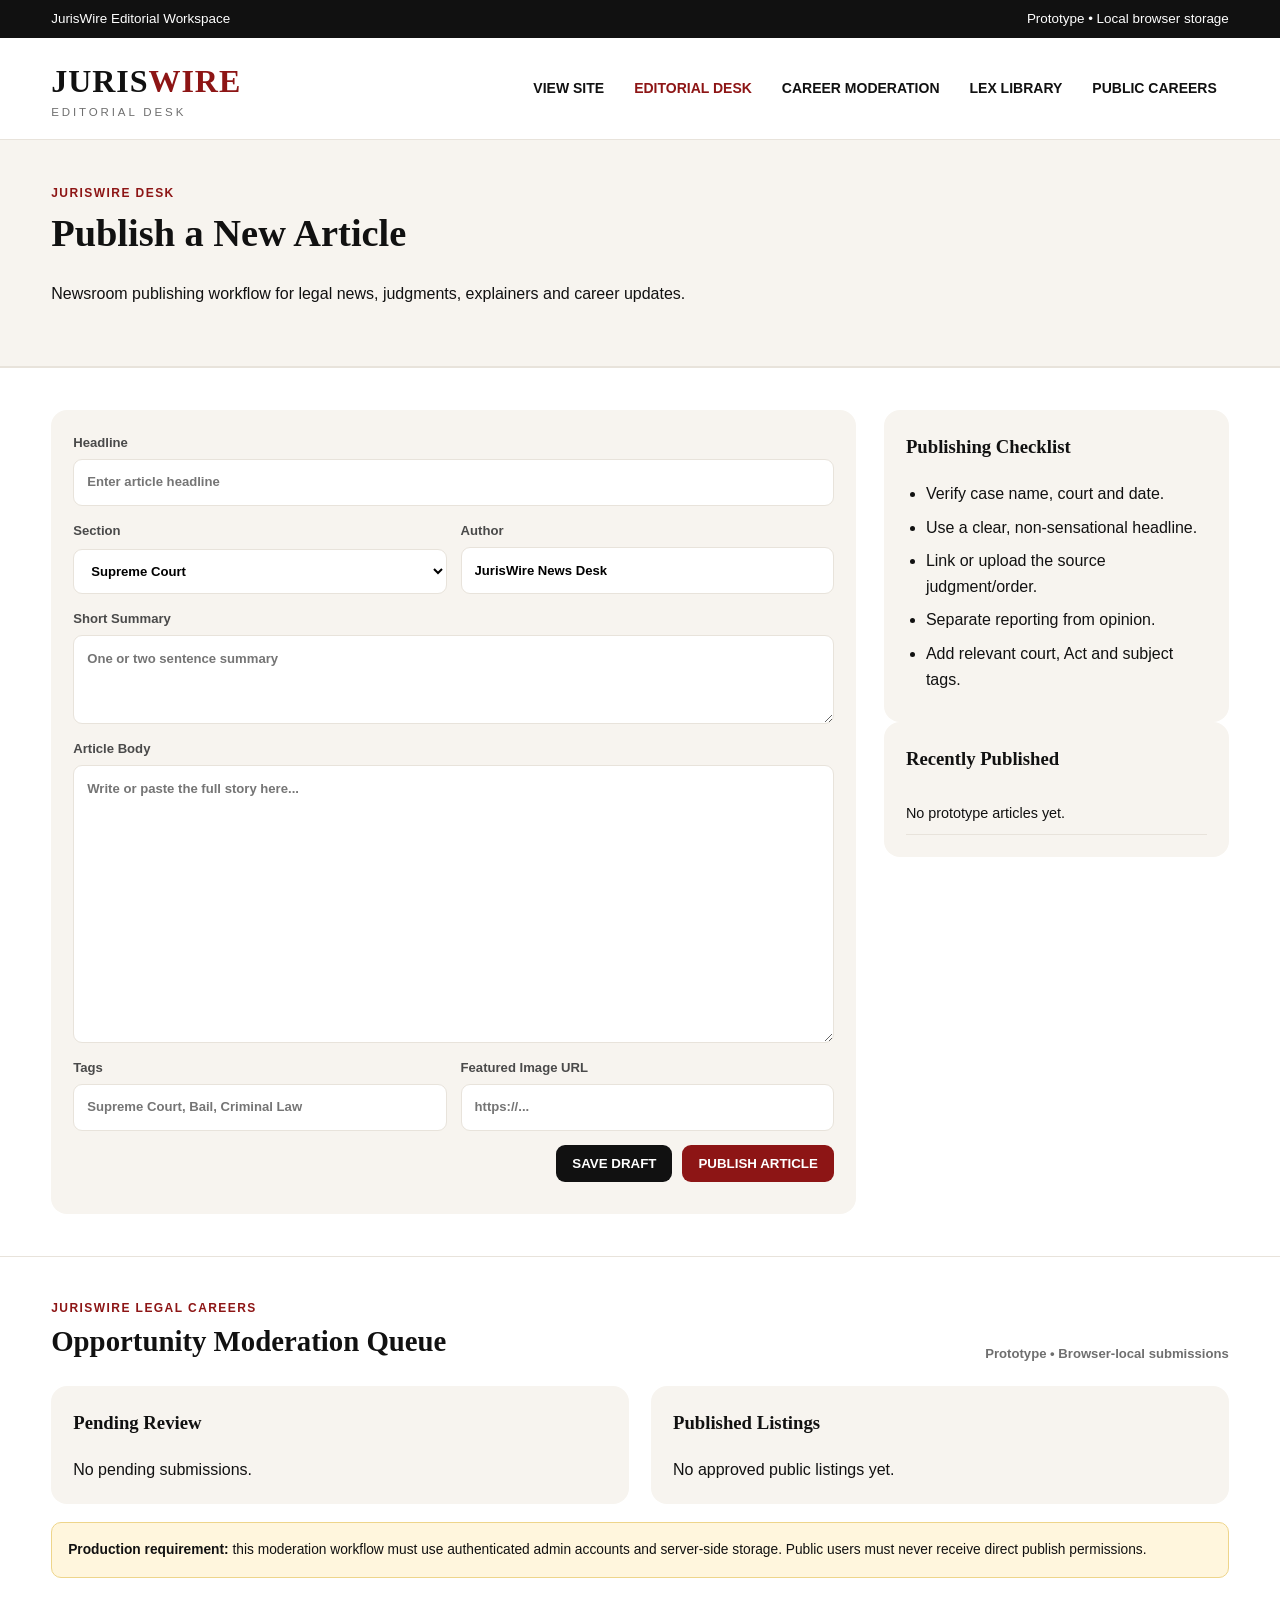
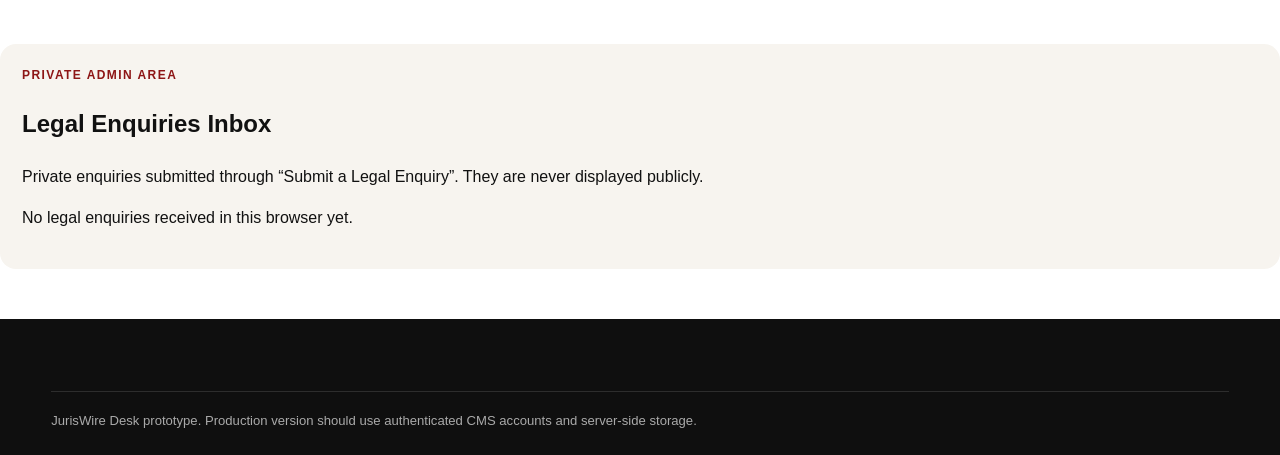
<file: admin.html>
<!doctype html><html lang="en"><head><meta charset="utf-8"><meta name="viewport" content="width=device-width,initial-scale=1"><title>JurisWire Desk | Publish</title><link rel="stylesheet" href="styles.css"></head><body>
<div class="topbar"><div class="container"><div>JurisWire Editorial Workspace</div><div>Prototype • Local browser storage</div></div></div>
<header class="site-header"><div class="container brand-row"><div><a href="index.html" class="logo">JURIS<em>WIRE</em></a><div class="tagline">EDITORIAL DESK</div></div><nav class="nav"><a href="index.html">VIEW SITE</a><a class="active" href="admin.html">EDITORIAL DESK</a><a href="#careerModeration">CAREER MODERATION</a><a href="statutes.html">LEX LIBRARY</a><a href="careers.html">PUBLIC CAREERS</a></nav></div></header>
<main><section class="page-hero"><div class="container"><div class="eyebrow">JurisWire Desk</div><h1>Publish a New Article</h1><p>Newsroom publishing workflow for legal news, judgments, explainers and career updates.</p></div></section>
<section class="section"><div class="container admin-grid"><form id="articleForm" class="panel publish-form">
<label>Headline<input id="articleTitle" required placeholder="Enter article headline"></label>
<div class="form-two"><label>Section<select id="articleSection"><option>Supreme Court</option><option>High Courts</option><option>Judgments</option><option>Legal News</option><option>Explainers & Analysis</option><option>Lex Library</option><option>Legal Careers</option></select></label><label>Author<input id="articleAuthor" value="JurisWire News Desk"></label></div>
<label>Short Summary<textarea id="articleSummary" rows="3" placeholder="One or two sentence summary"></textarea></label>
<label>Article Body<textarea id="articleBody" rows="12" required placeholder="Write or paste the full story here..."></textarea></label>
<div class="form-two"><label>Tags<input id="articleTags" placeholder="Supreme Court, Bail, Criminal Law"></label><label>Featured Image URL<input id="articleImage" placeholder="https://..."></label></div>
<div class="publish-actions"><button class="btn alt" type="button" id="saveDraft">SAVE DRAFT</button><button class="btn" type="submit">PUBLISH ARTICLE</button></div><small id="publishMsg" class="form-msg"></small></form>
<aside><div class="panel"><h3>Publishing Checklist</h3><ul class="clean-list"><li>Verify case name, court and date.</li><li>Use a clear, non-sensational headline.</li><li>Link or upload the source judgment/order.</li><li>Separate reporting from opinion.</li><li>Add relevant court, Act and subject tags.</li></ul></div><div class="panel"><h3>Recently Published</h3><div id="recentArticles" class="mini-list"></div></div></aside></div></section>
<section class="section" id="careerModeration"><div class="container"><div class="section-title"><div><div class="eyebrow">JurisWire Legal Careers</div><h2>Opportunity Moderation Queue</h2></div><span class="trust-note">Prototype • Browser-local submissions</span></div><div class="moderation-grid"><div class="panel"><h3>Pending Review</h3><div id="careerModerationQueue" class="moderation-list"></div></div><div class="panel"><h3>Published Listings</h3><div id="careerPublishedAdmin" class="moderation-list"></div></div></div><div class="notice" style="margin-top:18px"><strong>Production requirement:</strong> this moderation workflow must use authenticated admin accounts and server-side storage. Public users must never receive direct publish permissions.</div></div></section>
<section class="panel" id="legal-enquiries" style="margin-top:24px">
 <div class="eyebrow">PRIVATE ADMIN AREA</div>
 <h2>Legal Enquiries Inbox</h2>
 <p>Private enquiries submitted through “Submit a Legal Enquiry”. They are never displayed publicly.</p>
 <div id="jw-enquiry-list"></div>
</section>
</main>
<footer class="footer"><div class="container"><div class="copyright">JurisWire Desk prototype. Production version should use authenticated CMS accounts and server-side storage.</div></div></footer><script src="script.js"></script>
<script>
(function(){
 function esc(s){return String(s??'').replace(/[&<>"']/g,m=>({'&':'&amp;','<':'&lt;','>':'&gt;','"':'&quot;',"'":'&#039;'}[m]));}
 function render(){
  const box=document.getElementById('jw-enquiry-list');if(!box)return;
  const all=JSON.parse(localStorage.getItem('jwLegalEnquiries')||'[]');
  if(!all.length){box.innerHTML='<p>No legal enquiries received in this browser yet.</p>';return;}
  box.innerHTML=all.map((x,i)=>`<article class="card" style="margin:12px 0;padding:16px">
   <div class="eyebrow">${esc(x.id)} · ${esc(x.status||'New')}</div>
   <h3>${esc(x.name||x.fullName||'Visitor')}</h3>
   <p><strong>Matter:</strong> ${esc(x.matterType||x.subject||'Not specified')}</p>
   <p>${esc(x.message||x.details||x.enquiry||'')}</p>
   <p>${esc(x.email||'')} ${x.phone?' · '+esc(x.phone):''}</p>
   <button type="button" onclick="jwReview(${i})">Mark Reviewed</button>
   <button type="button" onclick="jwDelete(${i})">Delete</button>
  </article>`).join('');
 }
 window.jwReview=function(i){const x=JSON.parse(localStorage.getItem('jwLegalEnquiries')||'[]');if(x[i]){x[i].status='Reviewed';localStorage.setItem('jwLegalEnquiries',JSON.stringify(x));render();}};
 window.jwDelete=function(i){const x=JSON.parse(localStorage.getItem('jwLegalEnquiries')||'[]');x.splice(i,1);localStorage.setItem('jwLegalEnquiries',JSON.stringify(x));render();};
 render();
})();
</script>
</body></html>
</file>
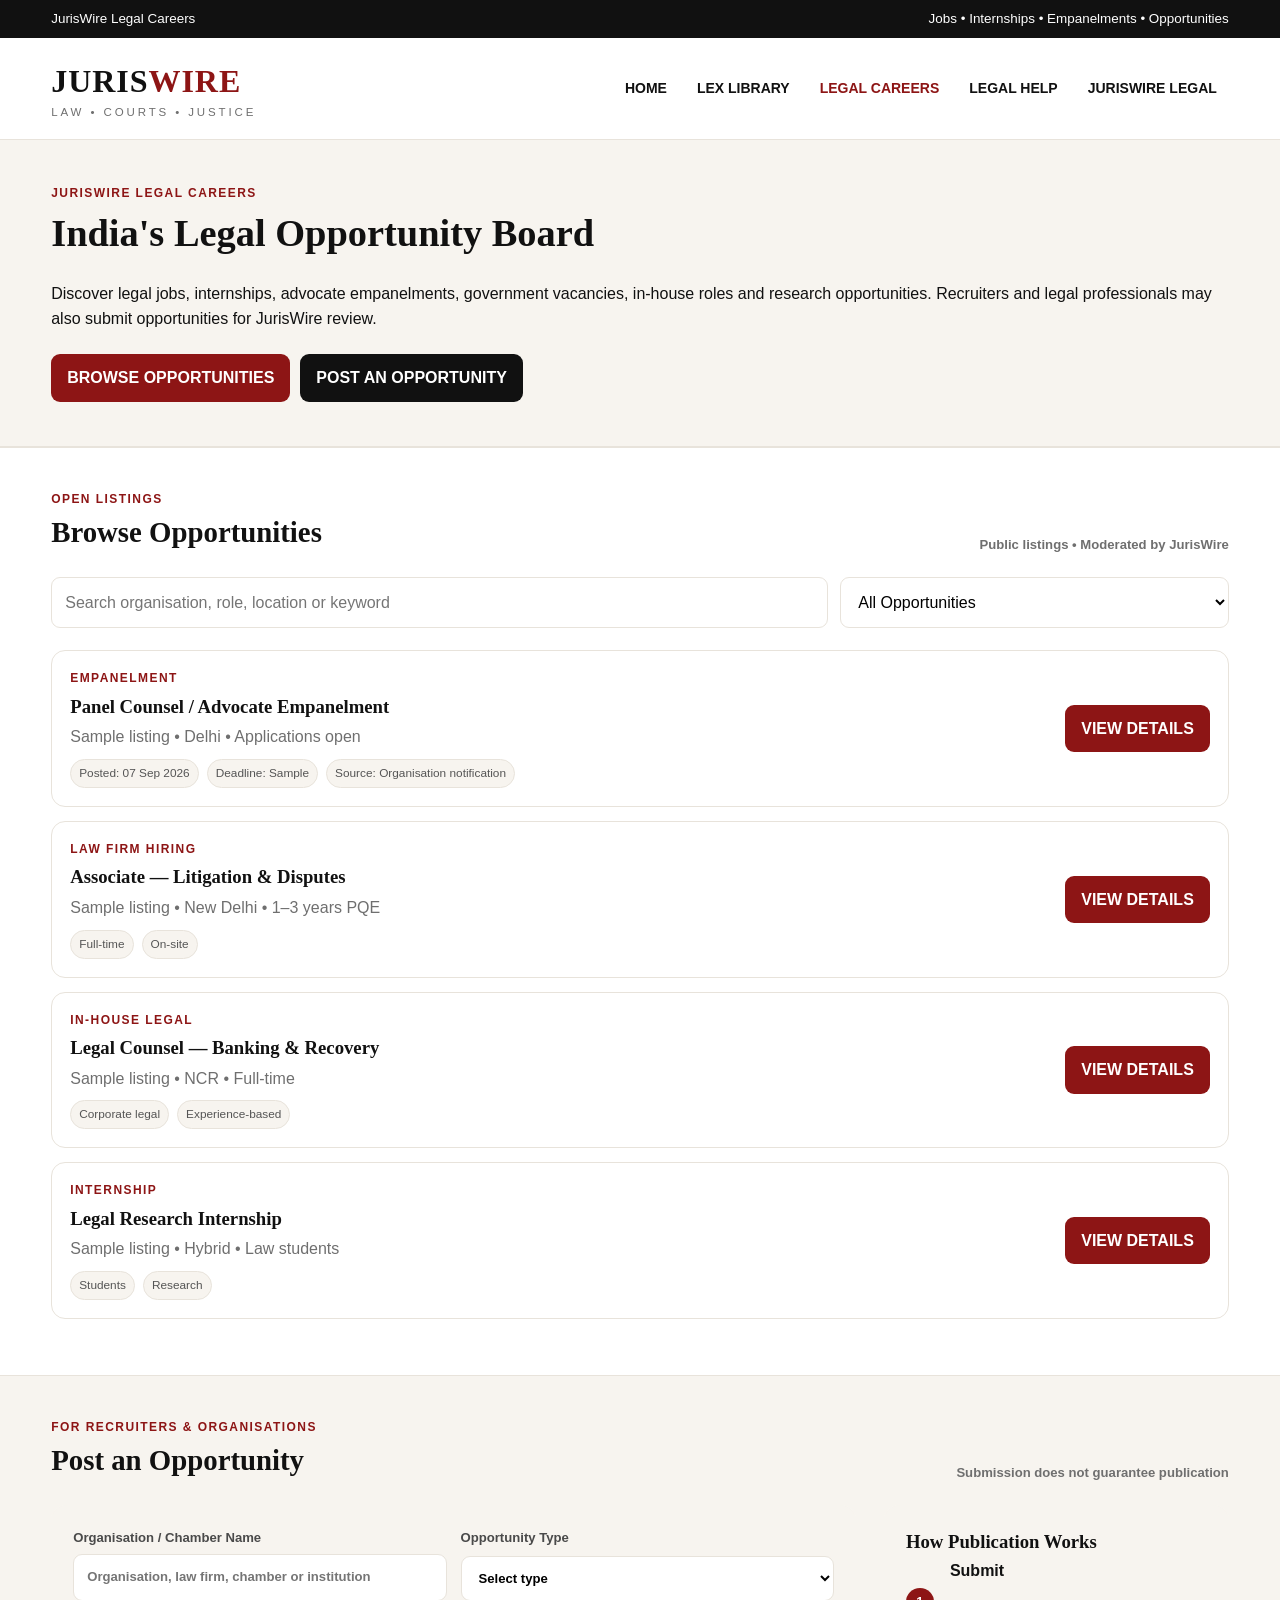
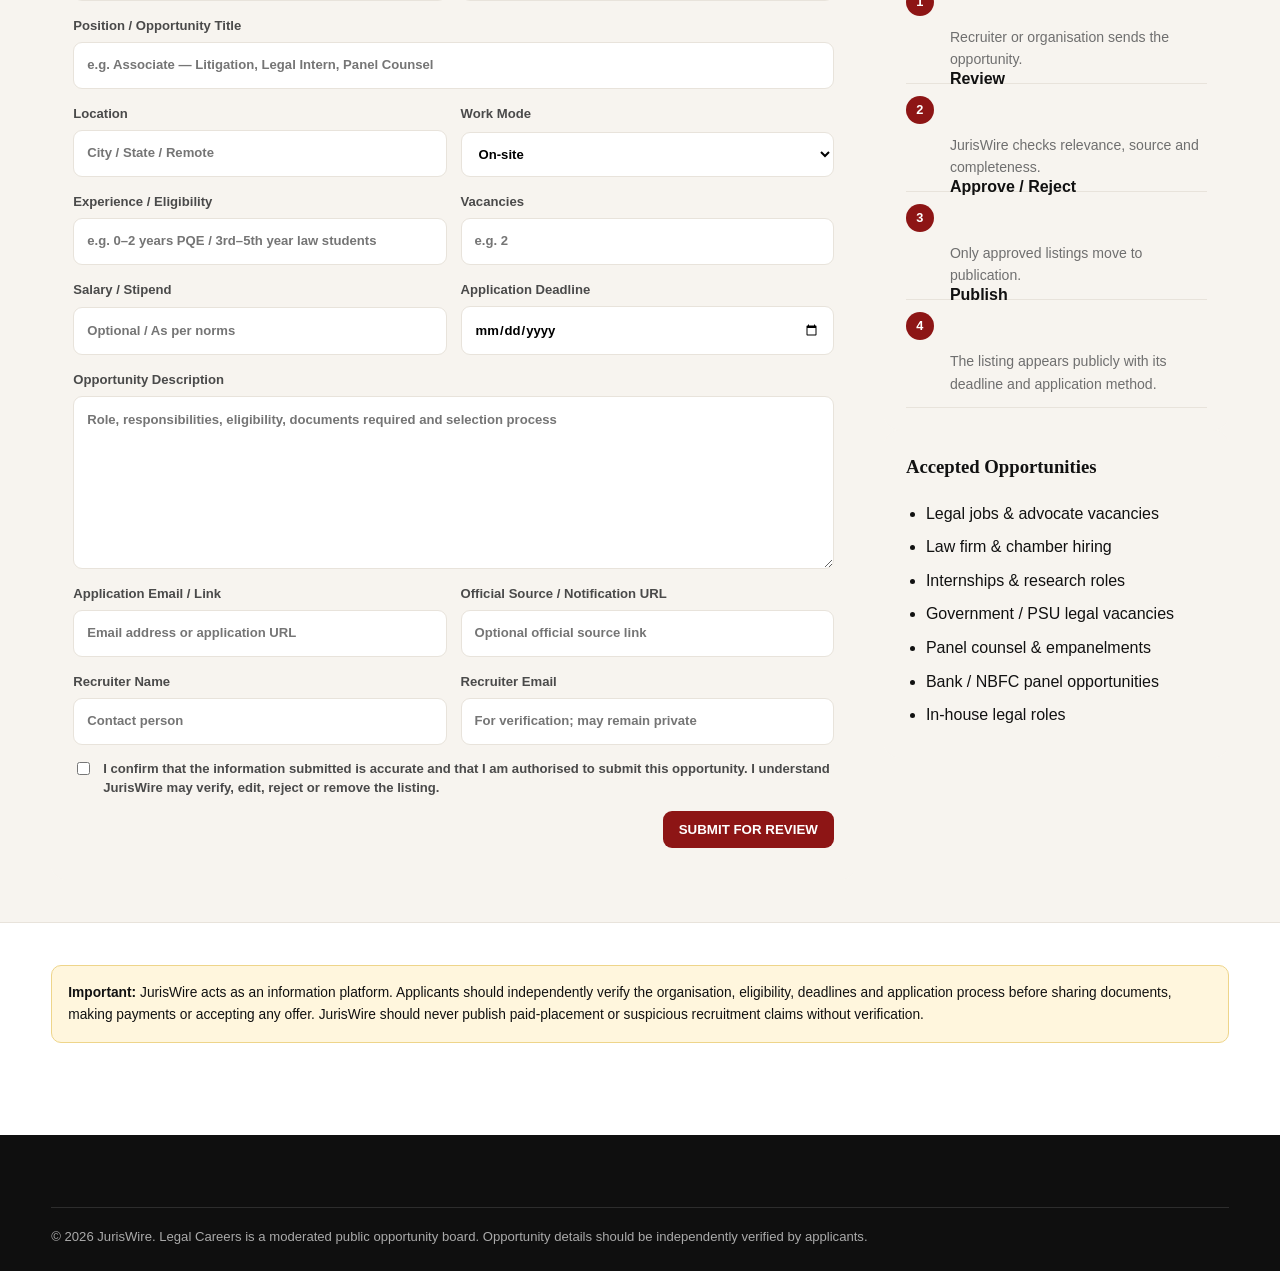
<file: careers.html>
<!doctype html><html lang="en"><head><meta charset="utf-8"><meta name="viewport" content="width=device-width,initial-scale=1"><title>Legal Careers | JurisWire</title><link rel="stylesheet" href="styles.css"></head><body>
<div class="topbar"><div class="container"><div>JurisWire Legal Careers</div><div>Jobs • Internships • Empanelments • Opportunities</div></div></div>
<header class="site-header"><div class="container brand-row"><div><a href="index.html" class="logo">JURIS<em>WIRE</em></a><div class="tagline">LAW • COURTS • JUSTICE</div></div><button class="mobile-toggle">MENU</button><nav class="nav"><a href="index.html">HOME</a><a href="statutes.html">LEX LIBRARY</a><a class="active" href="careers.html">LEGAL CAREERS</a><a href="consultation.html">LEGAL HELP</a><a href="legal.html">JURISWIRE LEGAL</a></nav></div></header>
<main>
<section class="page-hero"><div class="container"><div class="eyebrow">JurisWire Legal Careers</div><h1>India's Legal Opportunity Board</h1><p>Discover legal jobs, internships, advocate empanelments, government vacancies, in-house roles and research opportunities. Recruiters and legal professionals may also submit opportunities for JurisWire review.</p><div class="hero-actions"><a class="btn" href="#browse">BROWSE OPPORTUNITIES</a><a class="btn alt" href="#post">POST AN OPPORTUNITY</a></div></div></section>

<section class="section" id="browse"><div class="container"><div class="section-title"><div><div class="eyebrow">Open Listings</div><h2>Browse Opportunities</h2></div><span class="trust-note">Public listings • Moderated by JurisWire</span></div>
<div class="filter-bar"><input id="careerSearch" placeholder="Search organisation, role, location or keyword"><select id="careerType"><option value="">All Opportunities</option><option>Law Firm Hiring</option><option>Advocate Vacancy</option><option>In-House Legal</option><option>Government Legal Vacancy</option><option>Empanelment</option><option>Bank / NBFC Panel</option><option>PSU Opportunity</option><option>Internship</option><option>Research / Judicial</option><option>Other Legal Opportunity</option></select></div>
<div id="careerList" class="job-list">
<article class="job-card" data-type="Empanelment"><div><div class="eyebrow">Empanelment</div><h3>Panel Counsel / Advocate Empanelment</h3><p>Sample listing • Delhi • Applications open</p><div class="job-meta"><span>Posted: 07 Sep 2026</span><span>Deadline: Sample</span><span>Source: Organisation notification</span></div></div><a class="btn" href="#">VIEW DETAILS</a></article>
<article class="job-card" data-type="Law Firm Hiring"><div><div class="eyebrow">Law Firm Hiring</div><h3>Associate — Litigation & Disputes</h3><p>Sample listing • New Delhi • 1–3 years PQE</p><div class="job-meta"><span>Full-time</span><span>On-site</span></div></div><a class="btn" href="#">VIEW DETAILS</a></article>
<article class="job-card" data-type="In-House Legal"><div><div class="eyebrow">In-House Legal</div><h3>Legal Counsel — Banking & Recovery</h3><p>Sample listing • NCR • Full-time</p><div class="job-meta"><span>Corporate legal</span><span>Experience-based</span></div></div><a class="btn" href="#">VIEW DETAILS</a></article>
<article class="job-card" data-type="Internship"><div><div class="eyebrow">Internship</div><h3>Legal Research Internship</h3><p>Sample listing • Hybrid • Law students</p><div class="job-meta"><span>Students</span><span>Research</span></div></div><a class="btn" href="#">VIEW DETAILS</a></article>
</div>
<div id="publicCareerListings" class="job-list dynamic-listings"></div>
</div></section>

<section class="section alt-section" id="post"><div class="container"><div class="section-title"><div><div class="eyebrow">For Recruiters & Organisations</div><h2>Post an Opportunity</h2></div><span class="trust-note">Submission does not guarantee publication</span></div>
<div class="submission-layout"><form id="careerSubmitForm" class="panel publish-form">
<div class="form-two"><label>Organisation / Chamber Name<input id="careerOrg" required placeholder="Organisation, law firm, chamber or institution"></label><label>Opportunity Type<select id="careerSubmitType" required><option value="">Select type</option><option>Law Firm Hiring</option><option>Advocate Vacancy</option><option>In-House Legal</option><option>Government Legal Vacancy</option><option>Empanelment</option><option>Bank / NBFC Panel</option><option>PSU Opportunity</option><option>Internship</option><option>Research / Judicial</option><option>Other Legal Opportunity</option></select></label></div>
<label>Position / Opportunity Title<input id="careerRole" required placeholder="e.g. Associate — Litigation, Legal Intern, Panel Counsel"></label>
<div class="form-two"><label>Location<input id="careerLocation" placeholder="City / State / Remote"></label><label>Work Mode<select id="careerMode"><option>On-site</option><option>Hybrid</option><option>Remote</option><option>Not specified</option></select></label></div>
<div class="form-two"><label>Experience / Eligibility<input id="careerEligibility" placeholder="e.g. 0–2 years PQE / 3rd–5th year law students"></label><label>Vacancies<input id="careerVacancies" placeholder="e.g. 2"></label></div>
<div class="form-two"><label>Salary / Stipend<input id="careerPay" placeholder="Optional / As per norms"></label><label>Application Deadline<input id="careerDeadline" type="date"></label></div>
<label>Opportunity Description<textarea id="careerDescription" rows="7" required placeholder="Role, responsibilities, eligibility, documents required and selection process"></textarea></label>
<div class="form-two"><label>Application Email / Link<input id="careerApply" required placeholder="Email address or application URL"></label><label>Official Source / Notification URL<input id="careerSource" placeholder="Optional official source link"></label></div>
<div class="form-two"><label>Recruiter Name<input id="careerRecruiter" required placeholder="Contact person"></label><label>Recruiter Email<input id="careerRecruiterEmail" type="email" required placeholder="For verification; may remain private"></label></div>
<label class="consent-row"><input id="careerConsent" type="checkbox" required> <span>I confirm that the information submitted is accurate and that I am authorised to submit this opportunity. I understand JurisWire may verify, edit, reject or remove the listing.</span></label>
<div class="publish-actions"><button class="btn" type="submit">SUBMIT FOR REVIEW</button></div><small id="careerSubmitMsg" class="form-msg"></small></form>
<aside><div class="panel"><h3>How Publication Works</h3><ol class="workflow-list"><li><strong>Submit</strong><span>Recruiter or organisation sends the opportunity.</span></li><li><strong>Review</strong><span>JurisWire checks relevance, source and completeness.</span></li><li><strong>Approve / Reject</strong><span>Only approved listings move to publication.</span></li><li><strong>Publish</strong><span>The listing appears publicly with its deadline and application method.</span></li></ol></div><div class="panel"><h3>Accepted Opportunities</h3><ul class="clean-list"><li>Legal jobs & advocate vacancies</li><li>Law firm & chamber hiring</li><li>Internships & research roles</li><li>Government / PSU legal vacancies</li><li>Panel counsel & empanelments</li><li>Bank / NBFC panel opportunities</li><li>In-house legal roles</li></ul></div></aside></div>
</div></section>

<section class="section"><div class="container"><div class="notice"><strong>Important:</strong> JurisWire acts as an information platform. Applicants should independently verify the organisation, eligibility, deadlines and application process before sharing documents, making payments or accepting any offer. JurisWire should never publish paid-placement or suspicious recruitment claims without verification.</div></div></section>
</main>
<footer class="footer"><div class="container"><div class="copyright">© 2026 JurisWire. Legal Careers is a moderated public opportunity board. Opportunity details should be independently verified by applicants.</div></div></footer><script src="script.js"></script></body></html>
</file>
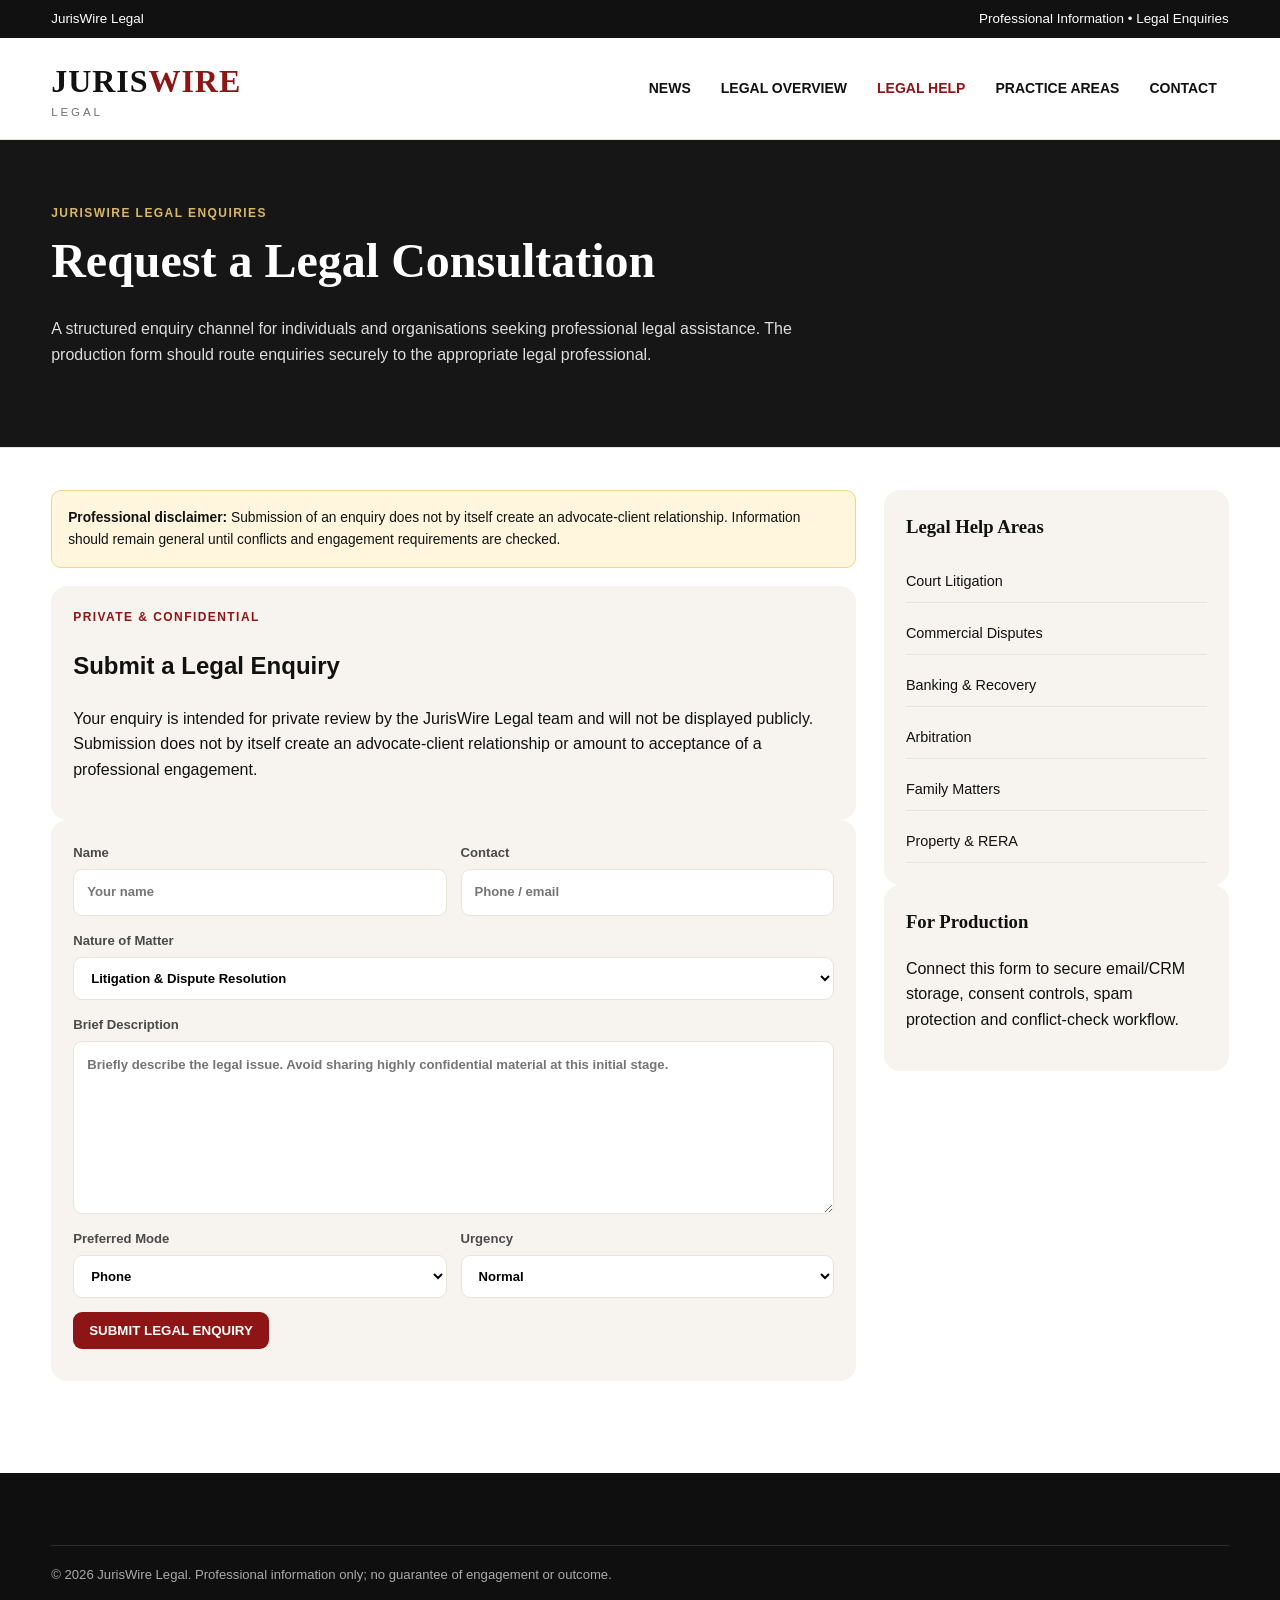
<file: consultation.html>
<!doctype html><html lang="en"><head><meta charset="utf-8"><meta name="viewport" content="width=device-width,initial-scale=1"><title>Legal Help | JurisWire Legal</title><link rel="stylesheet" href="styles.css"></head><body>
<div class="topbar"><div class="container"><div>JurisWire Legal</div><div>Professional Information • Legal Enquiries</div></div></div>
<header class="site-header"><div class="container brand-row"><div><a href="index.html" class="logo">JURIS<em>WIRE</em></a><div class="tagline">LEGAL</div></div><button class="mobile-toggle">MENU</button><nav class="nav"><a href="index.html">NEWS</a><a href="legal.html">LEGAL OVERVIEW</a><a class="active" href="consultation.html">LEGAL HELP</a><a href="legal.html#practice">PRACTICE AREAS</a><a href="legal.html#contact">CONTACT</a></nav></div></header>
<main><section class="legal-hero"><div class="container"><div class="eyebrow" style="color:#d9b767">JurisWire Legal Enquiries</div><h1>Request a Legal Consultation</h1><p>A structured enquiry channel for individuals and organisations seeking professional legal assistance. The production form should route enquiries securely to the appropriate legal professional.</p></div></section>
<section class="section"><div class="container consultation-grid"><div><div class="notice"><strong>Professional disclaimer:</strong> Submission of an enquiry does not by itself create an advocate-client relationship. Information should remain general until conflicts and engagement requirements are checked.</div>
<section class="panel" style="margin-top:18px">
  <div class="eyebrow">PRIVATE &amp; CONFIDENTIAL</div>
  <h2>Submit a Legal Enquiry</h2>
  <p>Your enquiry is intended for private review by the JurisWire Legal team and will not be displayed publicly. Submission does not by itself create an advocate-client relationship or amount to acceptance of a professional engagement.</p>
</section>
<form class="panel demo-form consult-form"><div class="form-two"><label>Name<input required placeholder="Your name"></label><label>Contact<input required placeholder="Phone / email"></label></div><label>Nature of Matter<select><option>Litigation & Dispute Resolution</option><option>Supreme Court / High Court</option><option>Civil & Commercial</option><option>Criminal</option><option>Banking / DRT / SARFAESI</option><option>Arbitration</option><option>Family / Matrimonial</option><option>RERA / Property</option><option>Other</option></select></label><label>Brief Description<textarea rows="7" required placeholder="Briefly describe the legal issue. Avoid sharing highly confidential material at this initial stage."></textarea></label><div class="form-two"><label>Preferred Mode<select><option>Phone</option><option>Video Conference</option><option>Office Meeting</option><option>Email</option></select></label><label>Urgency<select><option>Normal</option><option>Time-sensitive</option><option>Immediate court deadline</option></select></label></div><button class="btn" type="submit">SUBMIT LEGAL ENQUIRY</button><small class="form-msg"></small></form></div><aside><div class="panel"><h3>Legal Help Areas</h3><div class="mini-list"><span>Court Litigation</span><span>Commercial Disputes</span><span>Banking & Recovery</span><span>Arbitration</span><span>Family Matters</span><span>Property & RERA</span></div></div><div class="panel"><h3>For Production</h3><p>Connect this form to secure email/CRM storage, consent controls, spam protection and conflict-check workflow.</p></div></aside></div></section></main><footer class="footer"><div class="container"><div class="copyright">© 2026 JurisWire Legal. Professional information only; no guarantee of engagement or outcome.</div></div></footer><script src="script.js"></script>
<script>
(function(){
 const form=document.querySelector('form'); if(!form)return;
 form.addEventListener('submit',function(e){
  e.preventDefault();
  const fd=new FormData(form), item={};
  fd.forEach((v,k)=>item[k]=v);
  item.id='JWE-'+Date.now().toString().slice(-8);
  item.status='New'; item.submittedAt=new Date().toISOString();
  const all=JSON.parse(localStorage.getItem('jwLegalEnquiries')||'[]');
  all.unshift(item); localStorage.setItem('jwLegalEnquiries',JSON.stringify(all));
  alert('Your legal enquiry has been submitted for private review. Reference: '+item.id);
  form.reset();
 });
})();
</script>
</body></html>
</file>
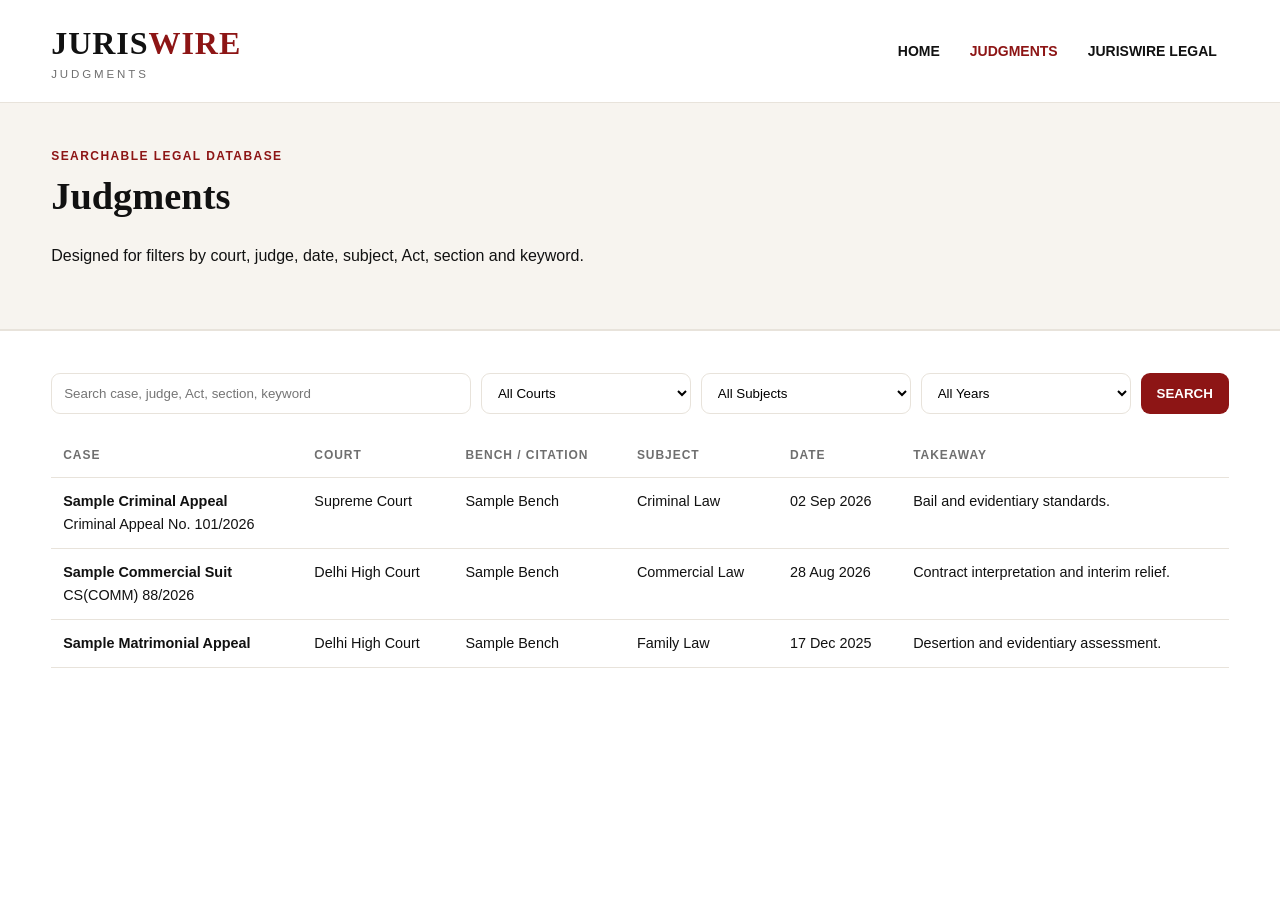
<file: judgment.html>
<!doctype html><html lang="en"><head><meta charset="utf-8"><meta name="viewport" content="width=device-width,initial-scale=1"><title>Judgment Database | JurisWire</title><link rel="stylesheet" href="styles.css"></head><body>
<header class="site-header"><div class="container brand-row"><div><a href="index.html" class="logo">JURIS<em>WIRE</em></a><div class="tagline">JUDGMENTS</div></div><button class="mobile-toggle">MENU</button><nav class="nav"><a href="index.html">HOME</a><a class="active" href="judgment.html">JUDGMENTS</a><a href="legal.html">JURISWIRE LEGAL</a></nav></div></header>
<section class="page-hero"><div class="container"><div class="eyebrow">Searchable Legal Database</div><h1>Judgments</h1><p>Designed for filters by court, judge, date, subject, Act, section and keyword.</p></div></section>
<main><section class="section"><div class="container"><div class="judgment-tools"><input id="jsearch" data-filter placeholder="Search case, judge, Act, section, keyword"><select id="courtFilter" data-filter><option value="">All Courts</option><option>Supreme Court</option><option>Delhi High Court</option></select><select id="subjectFilter" data-filter><option value="">All Subjects</option><option>Criminal Law</option><option>Commercial Law</option><option>Family Law</option></select><select id="yearFilter" data-filter><option value="">All Years</option><option>2026</option><option>2025</option></select><button class="btn">SEARCH</button></div><div style="overflow:auto"><table class="judgment-table"><thead><tr><th>Case</th><th>Court</th><th>Bench / Citation</th><th>Subject</th><th>Date</th><th>Takeaway</th></tr></thead><tbody id="judgmentRows"><tr data-court="Supreme Court" data-subject="Criminal Law" data-year="2026"><td><strong>Sample Criminal Appeal</strong><br>Criminal Appeal No. 101/2026</td><td>Supreme Court</td><td>Sample Bench</td><td>Criminal Law</td><td>02 Sep 2026</td><td>Bail and evidentiary standards.</td></tr><tr data-court="Delhi High Court" data-subject="Commercial Law" data-year="2026"><td><strong>Sample Commercial Suit</strong><br>CS(COMM) 88/2026</td><td>Delhi High Court</td><td>Sample Bench</td><td>Commercial Law</td><td>28 Aug 2026</td><td>Contract interpretation and interim relief.</td></tr><tr data-court="Delhi High Court" data-subject="Family Law" data-year="2025"><td><strong>Sample Matrimonial Appeal</strong></td><td>Delhi High Court</td><td>Sample Bench</td><td>Family Law</td><td>17 Dec 2025</td><td>Desertion and evidentiary assessment.</td></tr></tbody></table></div></div></section></main><script src="script.js"></script></body></html>
</file>
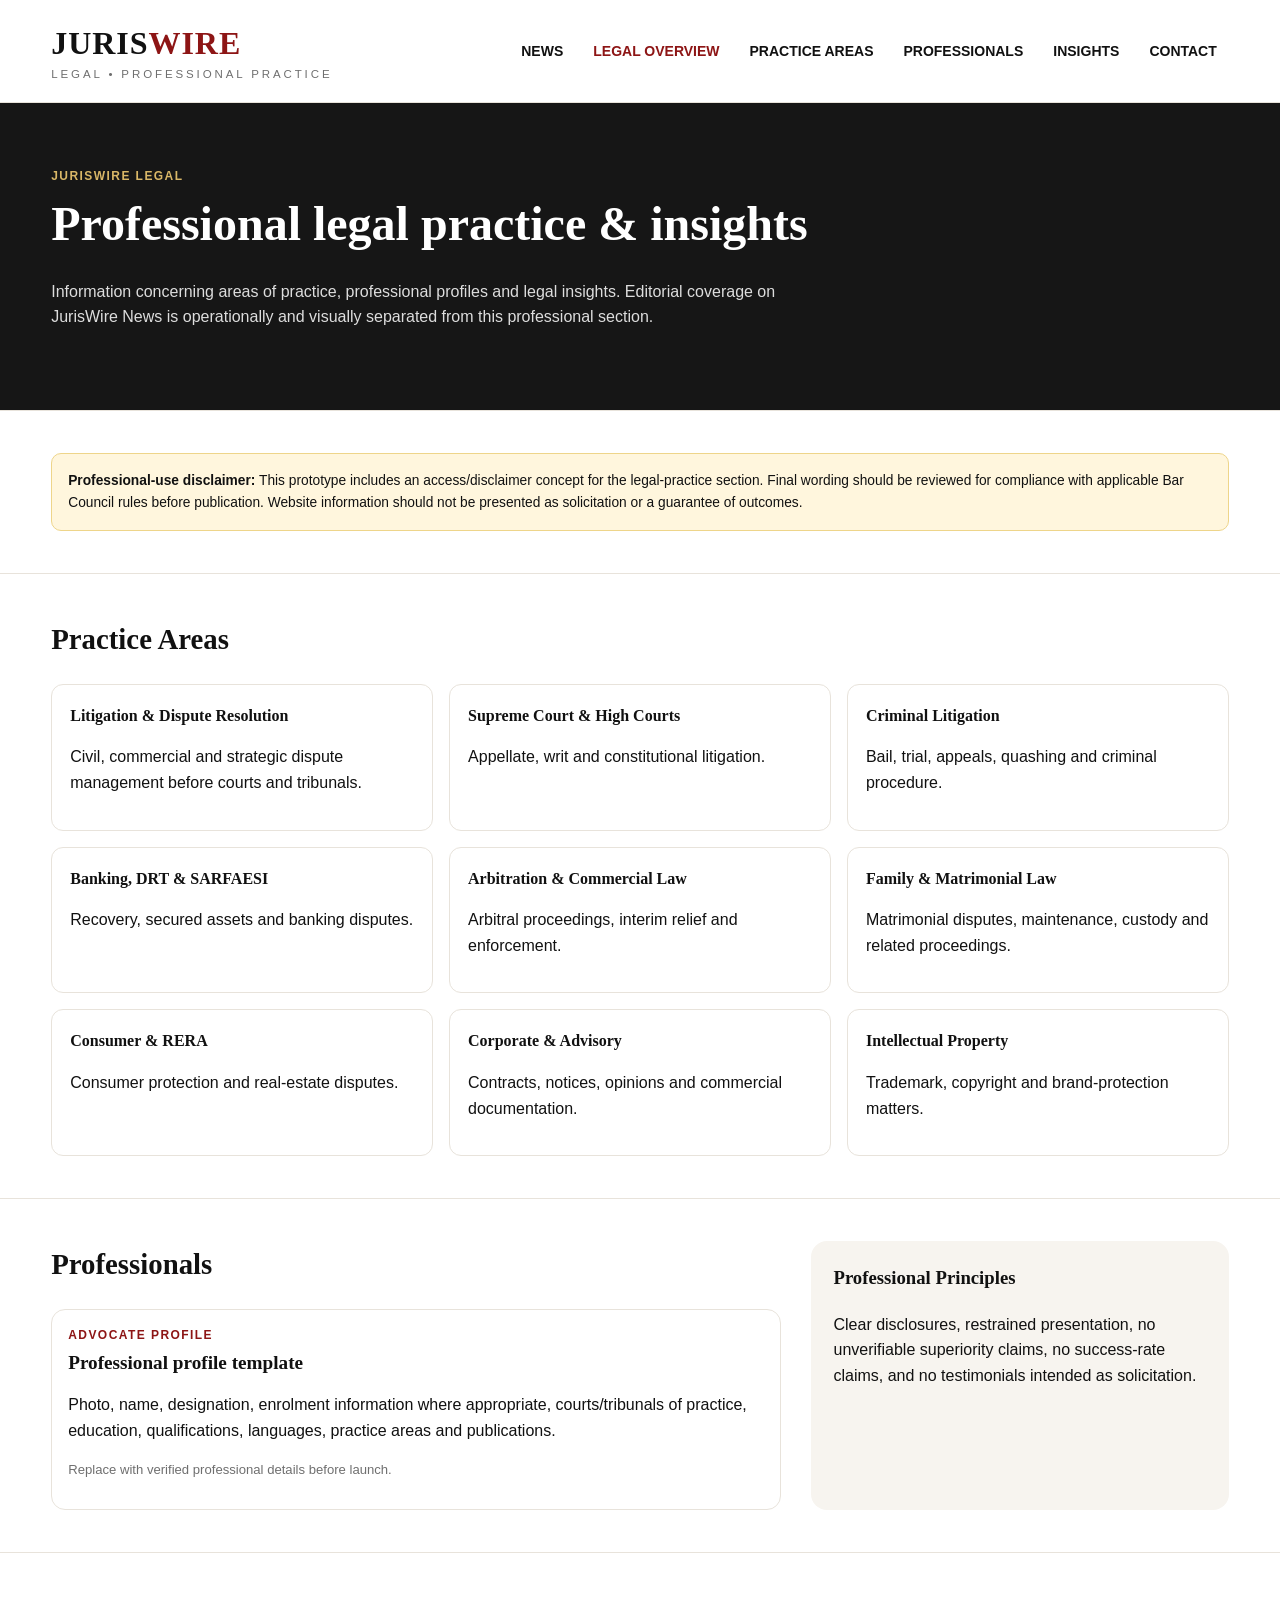
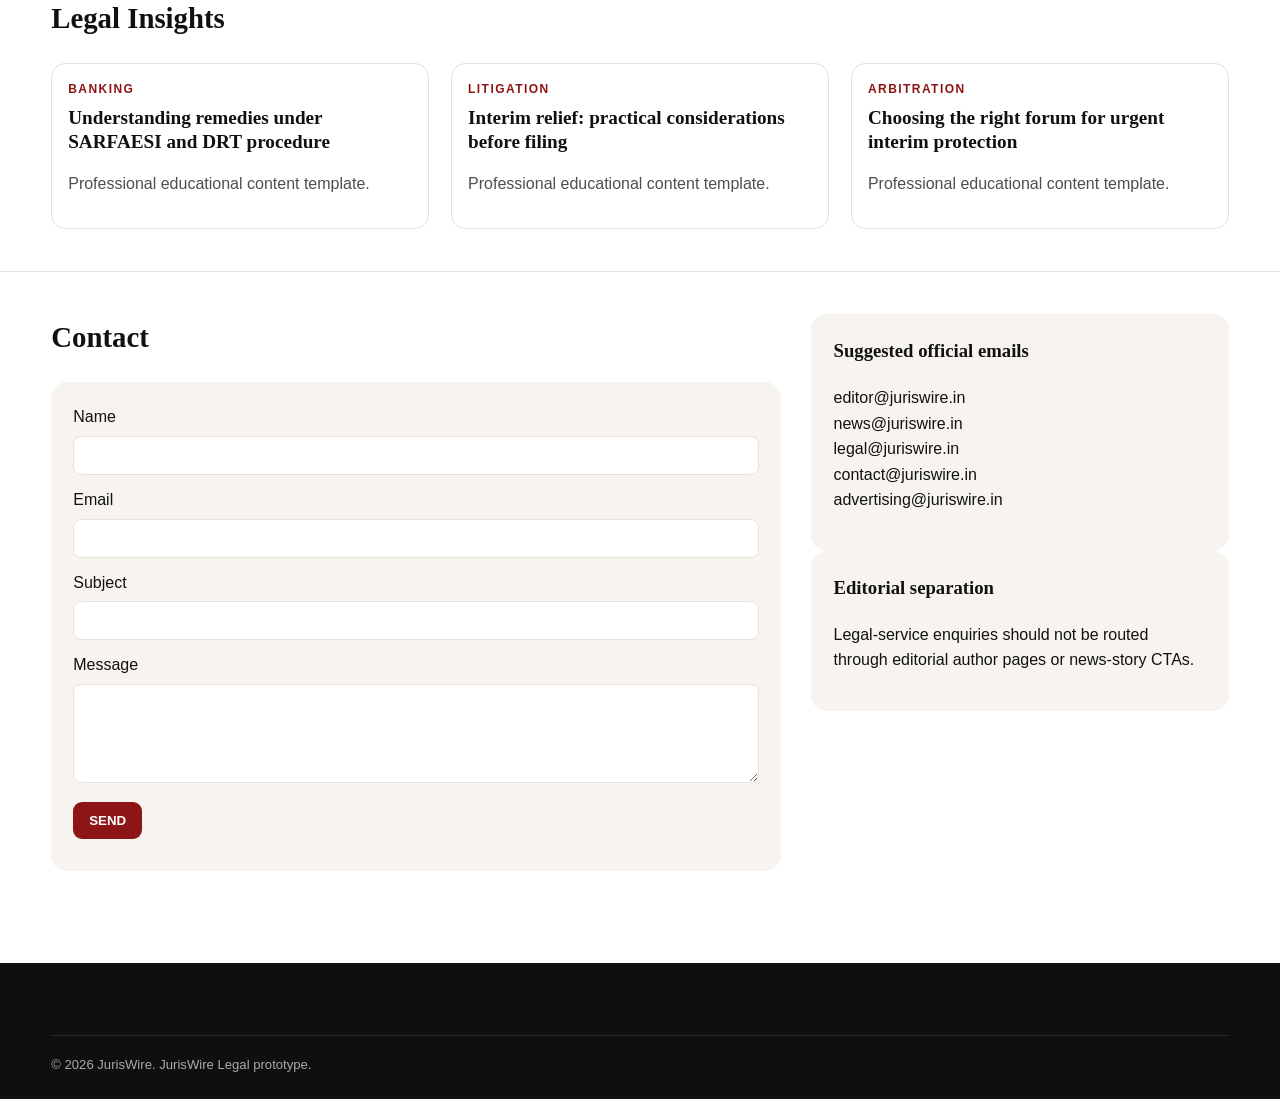
<file: legal.html>
<!doctype html><html lang="en"><head><meta charset="utf-8"><meta name="viewport" content="width=device-width,initial-scale=1"><title>JurisWire Legal | Professional Legal Practice</title><link rel="stylesheet" href="styles.css"></head><body>
<header class="site-header"><div class="container brand-row"><div><a href="index.html" class="logo">JURIS<em>WIRE</em></a><div class="tagline">LEGAL • PROFESSIONAL PRACTICE</div></div><button class="mobile-toggle">MENU</button><nav class="nav"><a href="index.html">NEWS</a><a class="active" href="legal.html">LEGAL OVERVIEW</a><a href="#practice">PRACTICE AREAS</a><a href="#professionals">PROFESSIONALS</a><a href="#insights">INSIGHTS</a><a href="#contact">CONTACT</a></nav></div></header>
<section class="legal-hero"><div class="container"><div class="eyebrow" style="color:#d9b767">JurisWire Legal</div><h1>Professional legal practice & insights</h1><p>Information concerning areas of practice, professional profiles and legal insights. Editorial coverage on JurisWire News is operationally and visually separated from this professional section.</p></div></section>
<main><section class="section"><div class="container"><div class="notice"><strong>Professional-use disclaimer:</strong> This prototype includes an access/disclaimer concept for the legal-practice section. Final wording should be reviewed for compliance with applicable Bar Council rules before publication. Website information should not be presented as solicitation or a guarantee of outcomes.</div></div></section>
<section id="practice" class="section"><div class="container"><div class="section-title"><h2>Practice Areas</h2></div><div class="practice-grid"><div class="practice"><h4>Litigation & Dispute Resolution</h4><p>Civil, commercial and strategic dispute management before courts and tribunals.</p></div><div class="practice"><h4>Supreme Court & High Courts</h4><p>Appellate, writ and constitutional litigation.</p></div><div class="practice"><h4>Criminal Litigation</h4><p>Bail, trial, appeals, quashing and criminal procedure.</p></div><div class="practice"><h4>Banking, DRT & SARFAESI</h4><p>Recovery, secured assets and banking disputes.</p></div><div class="practice"><h4>Arbitration & Commercial Law</h4><p>Arbitral proceedings, interim relief and enforcement.</p></div><div class="practice"><h4>Family & Matrimonial Law</h4><p>Matrimonial disputes, maintenance, custody and related proceedings.</p></div><div class="practice"><h4>Consumer & RERA</h4><p>Consumer protection and real-estate disputes.</p></div><div class="practice"><h4>Corporate & Advisory</h4><p>Contracts, notices, opinions and commercial documentation.</p></div><div class="practice"><h4>Intellectual Property</h4><p>Trademark, copyright and brand-protection matters.</p></div></div></div></section>
<section id="professionals" class="section"><div class="container split"><div><div class="section-title"><h2>Professionals</h2></div><article class="card"><div class="body"><div class="eyebrow">Advocate Profile</div><h3>Professional profile template</h3><p>Photo, name, designation, enrolment information where appropriate, courts/tribunals of practice, education, qualifications, languages, practice areas and publications.</p><p class="meta">Replace with verified professional details before launch.</p></div></article></div><aside class="panel"><h3>Professional Principles</h3><p>Clear disclosures, restrained presentation, no unverifiable superiority claims, no success-rate claims, and no testimonials intended as solicitation.</p></aside></div></section>
<section id="insights" class="section"><div class="container"><div class="section-title"><h2>Legal Insights</h2></div><div class="cards"><article class="card"><div class="body"><div class="eyebrow">Banking</div><h3>Understanding remedies under SARFAESI and DRT procedure</h3><p class="summary">Professional educational content template.</p></div></article><article class="card"><div class="body"><div class="eyebrow">Litigation</div><h3>Interim relief: practical considerations before filing</h3><p class="summary">Professional educational content template.</p></div></article><article class="card"><div class="body"><div class="eyebrow">Arbitration</div><h3>Choosing the right forum for urgent interim protection</h3><p class="summary">Professional educational content template.</p></div></article></div></div></section>
<section id="contact" class="section"><div class="container split"><div><div class="section-title"><h2>Contact</h2></div><form class="demo-form panel"><label>Name<br><input style="width:100%;padding:11px;margin:6px 0 12px;border:1px solid var(--line);border-radius:8px"></label><label>Email<br><input type="email" style="width:100%;padding:11px;margin:6px 0 12px;border:1px solid var(--line);border-radius:8px"></label><label>Subject<br><input style="width:100%;padding:11px;margin:6px 0 12px;border:1px solid var(--line);border-radius:8px"></label><label>Message<br><textarea rows="5" style="width:100%;padding:11px;margin:6px 0 12px;border:1px solid var(--line);border-radius:8px"></textarea></label><button class="btn" type="submit">SEND</button><div class="form-msg" style="margin-top:10px"></div></form></div><aside><div class="panel"><h3>Suggested official emails</h3><p>editor@juriswire.in<br>news@juriswire.in<br>legal@juriswire.in<br>contact@juriswire.in<br>advertising@juriswire.in</p></div><div class="panel"><h3>Editorial separation</h3><p>Legal-service enquiries should not be routed through editorial author pages or news-story CTAs.</p></div></aside></div></section></main>
<footer class="footer"><div class="container"><div class="copyright">© 2026 JurisWire. JurisWire Legal prototype.</div></div></footer><script src="script.js"></script></body></html>
</file>
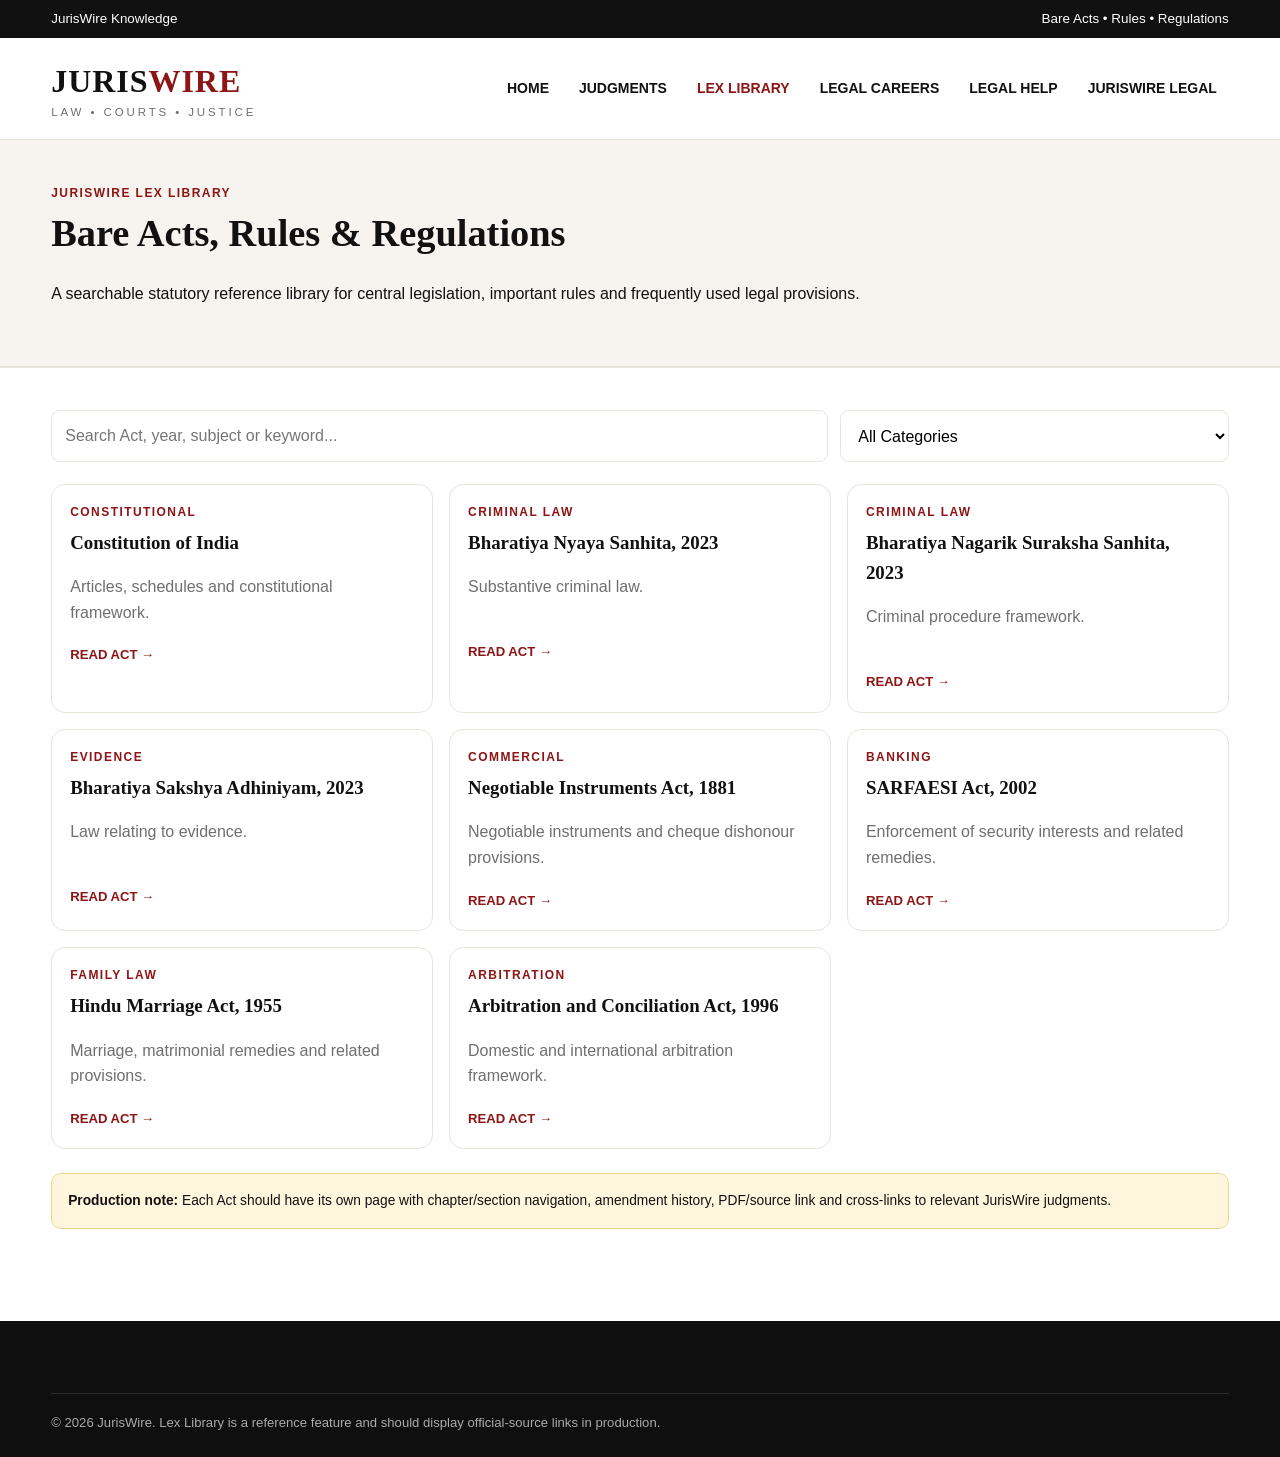
<file: statutes.html>
<!doctype html><html lang="en"><head><meta charset="utf-8"><meta name="viewport" content="width=device-width,initial-scale=1"><title>Lex Library | JurisWire Bare Acts</title><link rel="stylesheet" href="styles.css"></head><body>
<div class="topbar"><div class="container"><div>JurisWire Knowledge</div><div>Bare Acts • Rules • Regulations</div></div></div>
<header class="site-header"><div class="container brand-row"><div><a href="index.html" class="logo">JURIS<em>WIRE</em></a><div class="tagline">LAW • COURTS • JUSTICE</div></div><button class="mobile-toggle">MENU</button><nav class="nav"><a href="index.html">HOME</a><a href="judgment.html">JUDGMENTS</a><a class="active" href="statutes.html">LEX LIBRARY</a><a href="careers.html">LEGAL CAREERS</a><a href="consultation.html">LEGAL HELP</a><a href="legal.html">JURISWIRE LEGAL</a></nav></div></header>
<main><section class="page-hero"><div class="container"><div class="eyebrow">JurisWire Lex Library</div><h1>Bare Acts, Rules & Regulations</h1><p>A searchable statutory reference library for central legislation, important rules and frequently used legal provisions.</p></div></section>
<section class="section"><div class="container"><div class="library-search"><input id="actSearch" placeholder="Search Act, year, subject or keyword..."><select id="actCategory"><option value="">All Categories</option><option>Criminal Law</option><option>Civil & Commercial</option><option>Constitutional</option><option>Corporate & Banking</option><option>Family Law</option></select></div><div id="actGrid" class="resource-grid">
<article class="resource-card" data-cat="Constitutional"><div class="eyebrow">Constitutional</div><h3>Constitution of India</h3><p>Articles, schedules and constitutional framework.</p><a href="#">READ ACT →</a></article>
<article class="resource-card" data-cat="Criminal Law"><div class="eyebrow">Criminal Law</div><h3>Bharatiya Nyaya Sanhita, 2023</h3><p>Substantive criminal law.</p><a href="#">READ ACT →</a></article>
<article class="resource-card" data-cat="Criminal Law"><div class="eyebrow">Criminal Law</div><h3>Bharatiya Nagarik Suraksha Sanhita, 2023</h3><p>Criminal procedure framework.</p><a href="#">READ ACT →</a></article>
<article class="resource-card" data-cat="Criminal Law"><div class="eyebrow">Evidence</div><h3>Bharatiya Sakshya Adhiniyam, 2023</h3><p>Law relating to evidence.</p><a href="#">READ ACT →</a></article>
<article class="resource-card" data-cat="Civil & Commercial"><div class="eyebrow">Commercial</div><h3>Negotiable Instruments Act, 1881</h3><p>Negotiable instruments and cheque dishonour provisions.</p><a href="#">READ ACT →</a></article>
<article class="resource-card" data-cat="Corporate & Banking"><div class="eyebrow">Banking</div><h3>SARFAESI Act, 2002</h3><p>Enforcement of security interests and related remedies.</p><a href="#">READ ACT →</a></article>
<article class="resource-card" data-cat="Family Law"><div class="eyebrow">Family Law</div><h3>Hindu Marriage Act, 1955</h3><p>Marriage, matrimonial remedies and related provisions.</p><a href="#">READ ACT →</a></article>
<article class="resource-card" data-cat="Civil & Commercial"><div class="eyebrow">Arbitration</div><h3>Arbitration and Conciliation Act, 1996</h3><p>Domestic and international arbitration framework.</p><a href="#">READ ACT →</a></article>
</div><div class="notice" style="margin-top:24px"><strong>Production note:</strong> Each Act should have its own page with chapter/section navigation, amendment history, PDF/source link and cross-links to relevant JurisWire judgments.</div></div></section></main>
<footer class="footer"><div class="container"><div class="copyright">© 2026 JurisWire. Lex Library is a reference feature and should display official-source links in production.</div></div></footer><script src="script.js"></script></body></html>
</file>
<file: styles.css>
:root {
  --ink:#111111;
  --paper:#ffffff;
  --muted:#6f6f6f;
  --line:#e8e3db;
  --red:#8d1515;
  --gold:#b08a3e;
  --soft:#f7f4ef;
  --deep:#1b1b1b;
  --shadow:0 10px 30px rgba(0,0,0,.07);
}
*{box-sizing:border-box}html{scroll-behavior:smooth}body{margin:0;background:var(--paper);color:var(--ink);font-family:Inter,Arial,sans-serif;line-height:1.6}a{color:inherit;text-decoration:none}img{max-width:100%;display:block}.container{width:min(1180px,92%);margin:auto}.topbar{background:var(--ink);color:#fff;font-size:.84rem}.topbar .container{display:flex;justify-content:space-between;gap:20px;padding:8px 0}.ticker{background:var(--red);color:#fff}.ticker .container{display:flex;gap:14px;align-items:center;padding:8px 0;overflow:hidden;white-space:nowrap}.ticker strong{letter-spacing:.08em}.ticker span{opacity:.95}.site-header{border-bottom:1px solid var(--line);background:#fff;position:sticky;top:0;z-index:50}.brand-row{display:flex;align-items:center;justify-content:space-between;padding:18px 0;gap:24px}.logo{font-family:Georgia,serif;font-size:2rem;font-weight:800;letter-spacing:.03em}.logo em{font-style:normal;color:var(--red)}.tagline{font-size:.72rem;letter-spacing:.25em;color:var(--muted);margin-top:-4px}.nav{display:flex;flex-wrap:wrap;gap:20px;align-items:center;font-size:.9rem;font-weight:700}.nav a:hover,.nav a.active{color:var(--red)}.search-btn{border:1px solid var(--line);padding:7px 10px;border-radius:8px}.hero{padding:34px 0 20px}.grid-hero{display:grid;grid-template-columns:1.6fr .9fr;gap:24px}.lead-card{background:var(--soft);border-radius:18px;overflow:hidden;box-shadow:var(--shadow)}.lead-card .content{padding:24px}.eyebrow{font-size:.75rem;font-weight:800;letter-spacing:.12em;color:var(--red);text-transform:uppercase}.headline{font-family:Georgia,serif;font-size:2.25rem;line-height:1.12;margin:8px 0 12px}.summary{color:#4e4e4e}.meta{font-size:.82rem;color:var(--muted);margin-top:14px}.side-stack{display:grid;gap:16px}.side-card{display:grid;grid-template-columns:120px 1fr;gap:14px;border-bottom:1px solid var(--line);padding-bottom:14px}.side-card img{width:120px;height:90px;object-fit:cover;border-radius:10px}.side-card h3{font-family:Georgia,serif;font-size:1.08rem;line-height:1.25;margin:4px 0}.section{padding:42px 0;border-top:1px solid var(--line)}.section-title{display:flex;justify-content:space-between;align-items:end;gap:20px;margin-bottom:22px}.section-title h2{font-family:Georgia,serif;font-size:1.8rem;margin:0}.section-title a{color:var(--red);font-size:.88rem;font-weight:700}.cards{display:grid;grid-template-columns:repeat(3,1fr);gap:22px}.card{border:1px solid var(--line);border-radius:14px;overflow:hidden;background:#fff;transition:.2s}.card:hover{transform:translateY(-2px);box-shadow:var(--shadow)}.card img{width:100%;height:180px;object-fit:cover}.card .body{padding:16px}.card h3{font-family:Georgia,serif;font-size:1.2rem;line-height:1.28;margin:6px 0 8px}.list-feed{display:grid;gap:0}.feed-item{display:grid;grid-template-columns:110px 1fr 130px;gap:18px;padding:16px 0;border-bottom:1px solid var(--line);align-items:center}.feed-time{font-size:.8rem;color:var(--muted);font-weight:700}.feed-item h3{font-family:Georgia,serif;margin:0;font-size:1.08rem}.feed-tag{font-size:.75rem;color:var(--red);font-weight:800;text-align:right}.split{display:grid;grid-template-columns:1.4fr .8fr;gap:30px}.panel{background:var(--soft);border-radius:16px;padding:22px}.panel h3{font-family:Georgia,serif;margin-top:0}.court-grid{display:grid;grid-template-columns:repeat(4,1fr);gap:12px}.court-chip{border:1px solid var(--line);background:#fff;padding:12px 14px;border-radius:999px;text-align:center;font-size:.84rem;font-weight:700}.court-chip:hover{border-color:var(--gold);color:var(--red)}.judgment-tools{display:grid;grid-template-columns:2fr repeat(3,1fr) auto;gap:10px;margin-bottom:20px}.judgment-tools input,.judgment-tools select{padding:11px 12px;border:1px solid var(--line);border-radius:9px;background:#fff}.btn{display:inline-flex;align-items:center;justify-content:center;border:none;background:var(--red);color:#fff;padding:11px 16px;border-radius:9px;font-weight:800;cursor:pointer}.btn.alt{background:var(--ink)}.judgment-table{width:100%;border-collapse:collapse;font-size:.9rem}.judgment-table th,.judgment-table td{padding:12px;border-bottom:1px solid var(--line);text-align:left;vertical-align:top}.judgment-table th{font-size:.75rem;letter-spacing:.08em;text-transform:uppercase;color:var(--muted)}.legal-banner{background:linear-gradient(110deg,#151515,#2b2117);color:#fff;border-radius:20px;padding:34px;display:grid;grid-template-columns:1.2fr .8fr;gap:30px;align-items:center}.legal-banner h2{font-family:Georgia,serif;font-size:2rem;margin:6px 0 10px}.legal-banner p{color:#ddd}.legal-banner .btn{background:var(--gold);color:#111}.practice-grid{display:grid;grid-template-columns:repeat(3,1fr);gap:16px}.practice{padding:18px;border:1px solid var(--line);border-radius:12px}.practice h4{font-family:Georgia,serif;margin:0 0 6px}.newsletter{background:var(--ink);color:#fff;border-radius:18px;padding:28px;display:flex;justify-content:space-between;align-items:center;gap:30px}.newsletter h3{font-family:Georgia,serif;font-size:1.6rem;margin:0}.newsletter form{display:flex;gap:10px;min-width:min(100%,440px)}.newsletter input{flex:1;padding:12px;border-radius:9px;border:none}.footer{margin-top:50px;background:#0f0f0f;color:#ddd;padding:44px 0 24px}.footer-grid{display:grid;grid-template-columns:1.3fr repeat(3,1fr);gap:30px}.footer h4{color:#fff;margin-top:0}.footer a{display:block;color:#bbb;margin:7px 0;font-size:.9rem}.copyright{border-top:1px solid #2d2d2d;margin-top:28px;padding-top:18px;font-size:.82rem;color:#aaa}.page-hero{background:var(--soft);padding:44px 0;border-bottom:1px solid var(--line)}.page-hero h1{font-family:Georgia,serif;font-size:2.4rem;margin:0}.article-wrap{display:grid;grid-template-columns:minmax(0,1fr) 320px;gap:38px;padding:40px 0}.article h1{font-family:Georgia,serif;font-size:2.7rem;line-height:1.1}.article .dek{font-size:1.15rem;color:#4f4f4f}.article p{font-family:Georgia,serif;font-size:1.05rem}.article blockquote{border-left:4px solid var(--gold);padding:10px 18px;background:var(--soft);font-family:Georgia,serif;font-size:1.15rem}.sidebar .panel{margin-bottom:18px}.legal-hero{background:#161616;color:#fff;padding:64px 0}.legal-hero h1{font-family:Georgia,serif;font-size:3rem;margin:0 0 10px}.legal-hero p{max-width:760px;color:#ddd}.notice{background:#fff6dd;border:1px solid #eed58a;padding:16px;border-radius:10px;font-size:.86rem}.mobile-toggle{display:none;border:1px solid var(--line);background:#fff;padding:8px 10px;border-radius:8px}
@media(max-width:900px){.nav{display:none}.nav.open{display:flex;position:absolute;left:4%;right:4%;top:86px;background:white;padding:18px;border:1px solid var(--line);border-radius:12px;box-shadow:var(--shadow);flex-direction:column;align-items:flex-start}.mobile-toggle{display:block}.grid-hero,.split,.legal-banner,.article-wrap{grid-template-columns:1fr}.cards{grid-template-columns:repeat(2,1fr)}.court-grid{grid-template-columns:repeat(2,1fr)}.judgment-tools{grid-template-columns:1fr 1fr}.judgment-tools input{grid-column:1/-1}.practice-grid{grid-template-columns:repeat(2,1fr)}.footer-grid{grid-template-columns:1fr 1fr}.newsletter{flex-direction:column;align-items:flex-start}.headline{font-size:1.9rem}.article h1{font-size:2.1rem}}
@media(max-width:600px){.topbar .container{font-size:.72rem}.tagline{font-size:.62rem}.cards,.practice-grid,.footer-grid{grid-template-columns:1fr}.feed-item{grid-template-columns:78px 1fr}.feed-tag{display:none}.judgment-tools{grid-template-columns:1fr}.court-grid{grid-template-columns:1fr 1fr}.newsletter form{flex-direction:column;width:100%}.side-card{grid-template-columns:96px 1fr}.side-card img{width:96px;height:76px}.headline{font-size:1.65rem}.page-hero h1{font-size:2rem}.article h1{font-size:1.8rem}.brand-row{padding:14px 0}.logo{font-size:1.7rem}}
/* Expanded JurisWire modules */
.admin-grid,.consultation-grid{display:grid;grid-template-columns:minmax(0,1.4fr) minmax(280px,.6fr);gap:28px;align-items:start}.publish-form label,.consult-form label{display:grid;gap:6px;font-size:.82rem;font-weight:800;color:#4a4a4a;margin-bottom:14px}.publish-form input,.publish-form select,.publish-form textarea,.consult-form input,.consult-form select,.consult-form textarea,.library-search input,.library-search select,.filter-bar input,.filter-bar select{width:100%;padding:12px 13px;border:1px solid var(--line);border-radius:9px;background:#fff;font:inherit}.form-two{display:grid;grid-template-columns:1fr 1fr;gap:14px}.publish-actions{display:flex;justify-content:flex-end;gap:10px}.form-msg{display:block;margin-top:10px;color:var(--red);font-weight:700}.clean-list{padding-left:20px;margin:0}.clean-list li{margin:8px 0}.mini-list{display:grid;gap:10px}.mini-list span,.mini-list a{padding:9px 0;border-bottom:1px solid var(--line);font-size:.9rem}.library-search,.filter-bar{display:grid;grid-template-columns:2fr 1fr;gap:12px;margin-bottom:22px}.resource-grid{display:grid;grid-template-columns:repeat(3,1fr);gap:16px}.resource-card{border:1px solid var(--line);border-radius:14px;padding:18px;background:#fff}.resource-card h3{font-family:Georgia,serif;margin:6px 0 8px;font-size:1.18rem}.resource-card p{color:var(--muted);min-height:48px}.resource-card a{color:var(--red);font-weight:800;font-size:.82rem}.job-list{display:grid;gap:14px}.job-card{display:flex;justify-content:space-between;gap:20px;align-items:center;border:1px solid var(--line);border-radius:14px;padding:18px;background:#fff}.job-card h3{font-family:Georgia,serif;margin:3px 0}.job-card p{margin:0;color:var(--muted)}.feature-grid{display:grid;grid-template-columns:repeat(4,1fr);gap:16px}.feature-tile{border:1px solid var(--line);border-radius:14px;padding:20px;background:var(--soft)}.feature-tile h3{font-family:Georgia,serif;margin:6px 0}.feature-tile p{color:var(--muted);font-size:.9rem}.feature-tile a{color:var(--red);font-weight:800;font-size:.82rem}.admin-link{background:var(--gold);color:#111!important;padding:7px 10px;border-radius:8px}
@media(max-width:900px){.admin-grid,.consultation-grid{grid-template-columns:1fr}.resource-grid{grid-template-columns:repeat(2,1fr)}.feature-grid{grid-template-columns:repeat(2,1fr)}}
@media(max-width:600px){.form-two,.library-search,.filter-bar,.resource-grid,.feature-grid{grid-template-columns:1fr}.job-card{align-items:flex-start;flex-direction:column}.publish-actions{justify-content:stretch;flex-direction:column}.publish-actions .btn{width:100%}}
/* Public Legal Careers board */
.hero-actions{display:flex;gap:10px;flex-wrap:wrap;margin-top:22px}.trust-note{font-size:.82rem;color:var(--muted);font-weight:700}.alt-section{background:var(--soft)}.submission-layout{display:grid;grid-template-columns:minmax(0,1.4fr) minmax(290px,.6fr);gap:28px;align-items:start}.consent-row{display:flex!important;grid-template-columns:none!important;align-items:flex-start;gap:10px!important;font-weight:600!important;line-height:1.45}.consent-row input{width:auto!important;margin-top:3px}.workflow-list{list-style:none;padding:0;margin:0;counter-reset:step}.workflow-list li{counter-increment:step;display:grid;grid-template-columns:34px 1fr;gap:10px;padding:12px 0;border-bottom:1px solid var(--line)}.workflow-list li:before{content:counter(step);display:grid;place-items:center;width:28px;height:28px;border-radius:50%;background:var(--red);color:#fff;font-weight:800;font-size:.8rem}.workflow-list strong,.workflow-list span{grid-column:2}.workflow-list strong{margin-top:-30px}.workflow-list span{color:var(--muted);font-size:.88rem}.job-meta{display:flex;gap:8px;flex-wrap:wrap;margin-top:9px}.job-meta span{font-size:.74rem;background:var(--soft);border:1px solid var(--line);padding:4px 8px;border-radius:999px;color:#555}.dynamic-listings{margin-top:14px}.moderation-grid{display:grid;grid-template-columns:1fr 1fr;gap:22px}.moderation-list{display:grid;gap:12px}.moderation-card{border:1px solid var(--line);border-radius:12px;padding:14px;background:#fff}.moderation-card h4{font-family:Georgia,serif;margin:4px 0}.moderation-card p{margin:4px 0;color:var(--muted);font-size:.88rem}.moderation-actions{display:flex;gap:8px;flex-wrap:wrap;margin-top:12px}.btn.small{padding:8px 11px;font-size:.78rem}.btn.danger{background:#666}.status-pill{display:inline-flex;padding:4px 8px;border-radius:999px;background:#eee;font-size:.72rem;font-weight:800}.status-pill.approved{background:#e8f4e8;color:#276227}.status-pill.pending{background:#fff5d6;color:#775a00}.status-pill.rejected{background:#f6e5e5;color:#7c2222}
@media(max-width:900px){.submission-layout,.moderation-grid{grid-template-columns:1fr}}
/* JurisWire Professional Navigation */
.nav{
  display:flex;
  align-items:center;
  gap:6px;
  flex-wrap:wrap;
}
.nav a{
  position:relative;
  display:inline-flex;
  align-items:center;
  padding:10px 12px;
  font-size:14px;
  font-weight:700;
  text-decoration:none;
  color:var(--ink);
  border-radius:6px;
  transition:all .2s ease;
}
.nav a:hover{
  color:var(--red);
  background:#f7f4f2;
}
.nav a::after{
  content:"";
  position:absolute;
  left:12px;
  right:12px;
  bottom:4px;
  height:2px;
  background:var(--red);
  transform:scaleX(0);
  transform-origin:left;
  transition:transform .2s ease;
}
.nav a:hover::after{
  transform:scaleX(1);
}
.mobile-toggle{
  border:1px solid var(--line);
  background:#fff;
  padding:9px 14px;
  border-radius:8px;
  font-weight:700;
  cursor:pointer;
}
@media(max-width:900px){
  .nav{
  display:none;
  width:100%;
  flex-direction:column;
  align-items:stretch;
  gap:0;
  margin-top:12px;
  padding:8px;
  background:#fff;
  border:1px solid var(--line);
  border-radius:14px;
  box-shadow:0 12px 30px rgba(0,0,0,.10);
}
  .nav.open{
  display:flex;
}
  .nav a{
  width:100%;
  padding:15px 16px;
  border-radius:8px;
  border-bottom:1px solid #eee;
  font-size:15px;
}

.nav a:last-child{
  border-bottom:none;
}

.nav a:hover,
.nav a:active{
  background:#f7f4f2;
  color:var(--red);
}

.nav a::after{
  display:none;
}

section{
  scroll-margin-top:90px;
}

/* Bare Acts Dropdown */
.nav-dropdown{
  position:relative;
  display:inline-block;
}

.dropdown-menu{
  display:none;
  position:absolute;
  top:100%;
  left:0;
  min-width:220px;
  background:#fff;
  border:1px solid var(--line);
  border-radius:10px;
  box-shadow:0 10px 30px rgba(0,0,0,.12);
  padding:8px;
  z-index:9999;
}

.nav-dropdown:hover .dropdown-menu{
  display:block;
}

.dropdown-menu a{
  display:block;
  padding:12px 14px;
  white-space:nowrap;
  border-radius:6px;
}

.dropdown-menu a:hover{
  background:#f7f4f2;
  color:var(--red);
}

@media(max-width:900px){

  .nav-dropdown{
    width:100%;
  }

  .dropdown-menu{
    position:static;
    display:none;
    box-shadow:none;
    border:none;
    padding:0 0 0 14px;
    margin-top:4px;
  }

  .dropdown-menu a{
    font-size:14px;
    padding:10px 14px;
  }
}

@media(max-width:900px){
  .nav-dropdown.open .dropdown-menu{
    display:block;
  }
}

.nav-dropdown{
  position:relative;
  display:inline-block;
}
  .dropdown-menu{
  display:none !important;
}
  .nav-dropdown:hover .dropdown-menu{
  display:block !important;
}

.dropdown-menu{
  position:absolute;
  top:100%;
  left:0;
  min-width:230px;
  background:#ffffff;
  border:1px solid #e8e3db;
  border-radius:10px;
  box-shadow:0 10px 30px rgba(0,0,0,.12);
  padding:8px;
  z-index:9999;
}

.dropdown-menu a{
  display:block;
  padding:11px 14px;
  white-space:nowrap;
  border-radius:6px;
  text-decoration:none;
}

.dropdown-menu a:hover{
  background:#f7f4ef;
  color:#8d1515;
}

/* Mobile Bare Acts Dropdown */
@media(max-width:700px){

  .nav-dropdown{
    width:100%;
  }

  .nav-dropdown .dropdown-menu{
    position:static;
    display:none !important;
    min-width:0;
    width:100%;
    box-shadow:none;
    border:none;
    background:transparent;
    padding:5px 0 5px 15px;
  }

  .nav-dropdown.open .dropdown-menu{
    display:block !important;
  }

  .dropdown-menu a{
    padding:9px 12px;
    font-size:14px;
  }
}

.nav-dropdown > .dropdown-menu{
  display:none !important;
}

.nav-dropdown:hover > .dropdown-menu{
  display:block !important;
}
</file>
